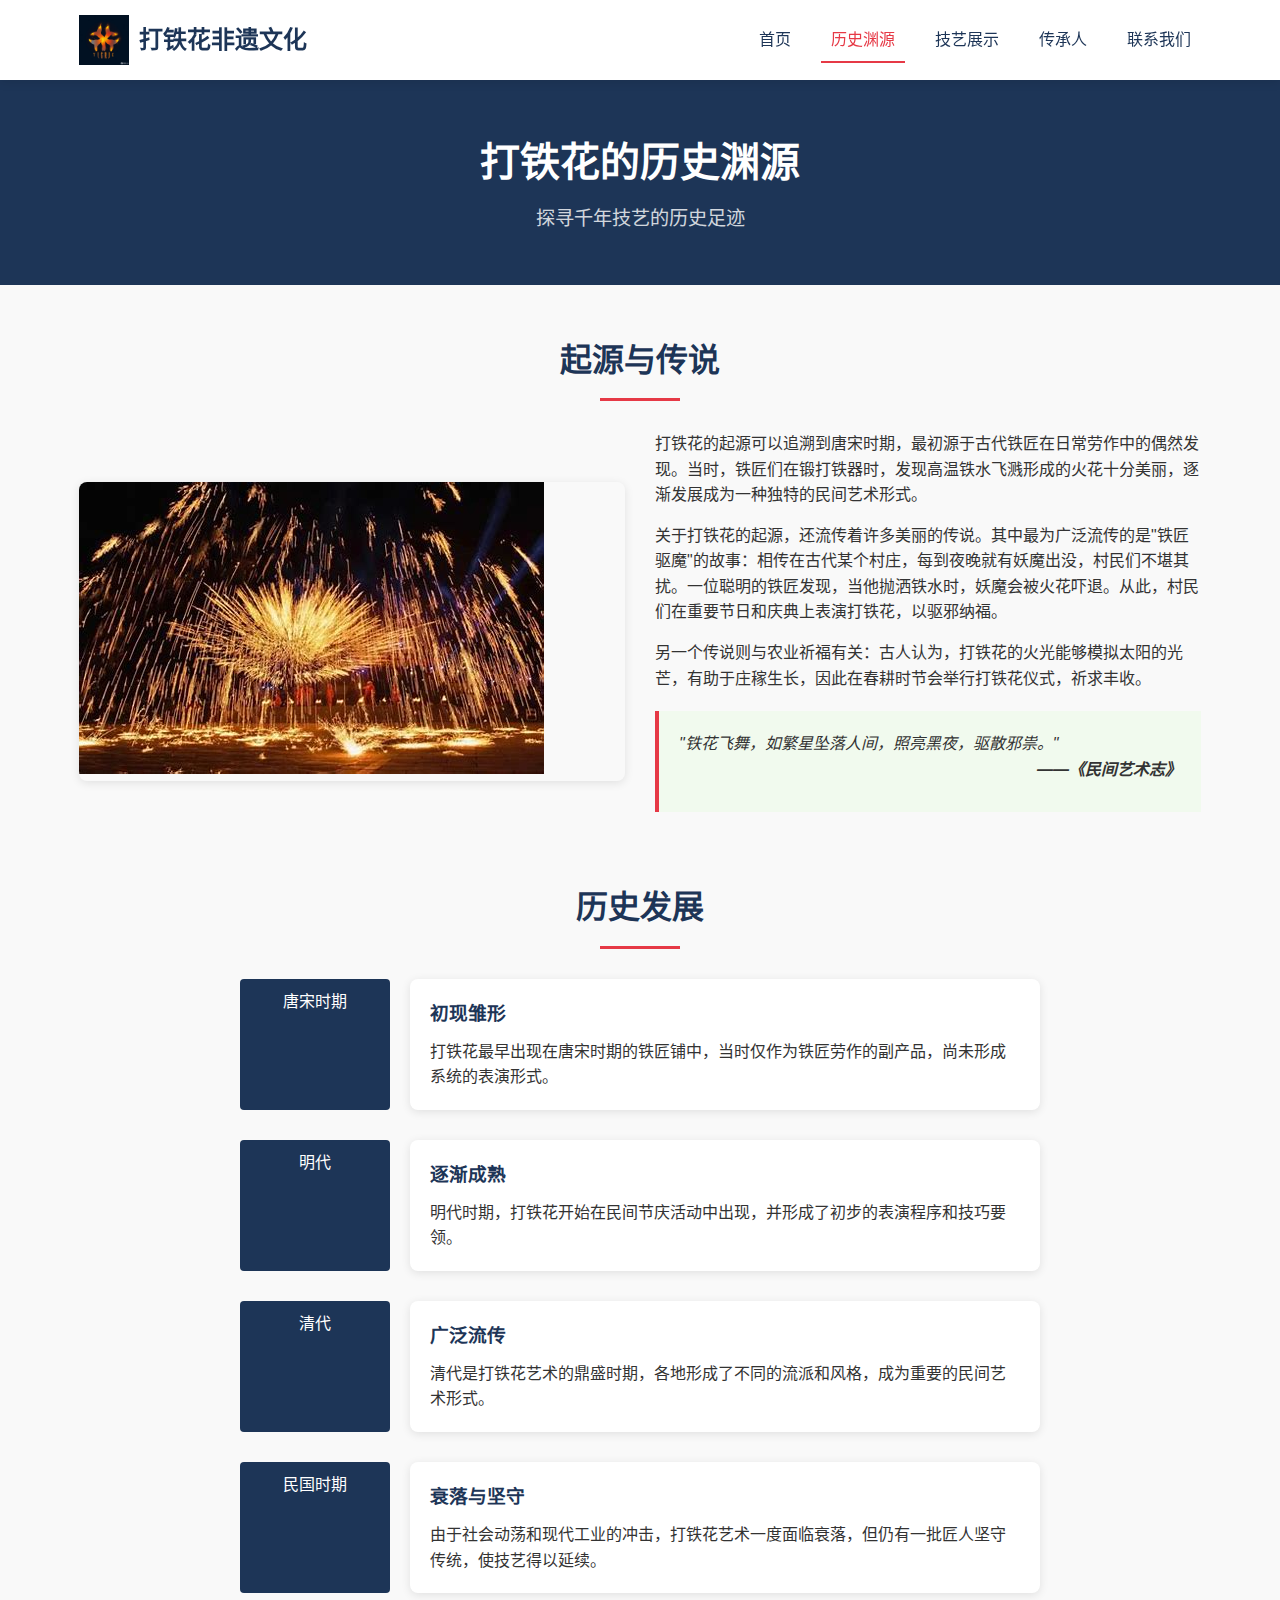
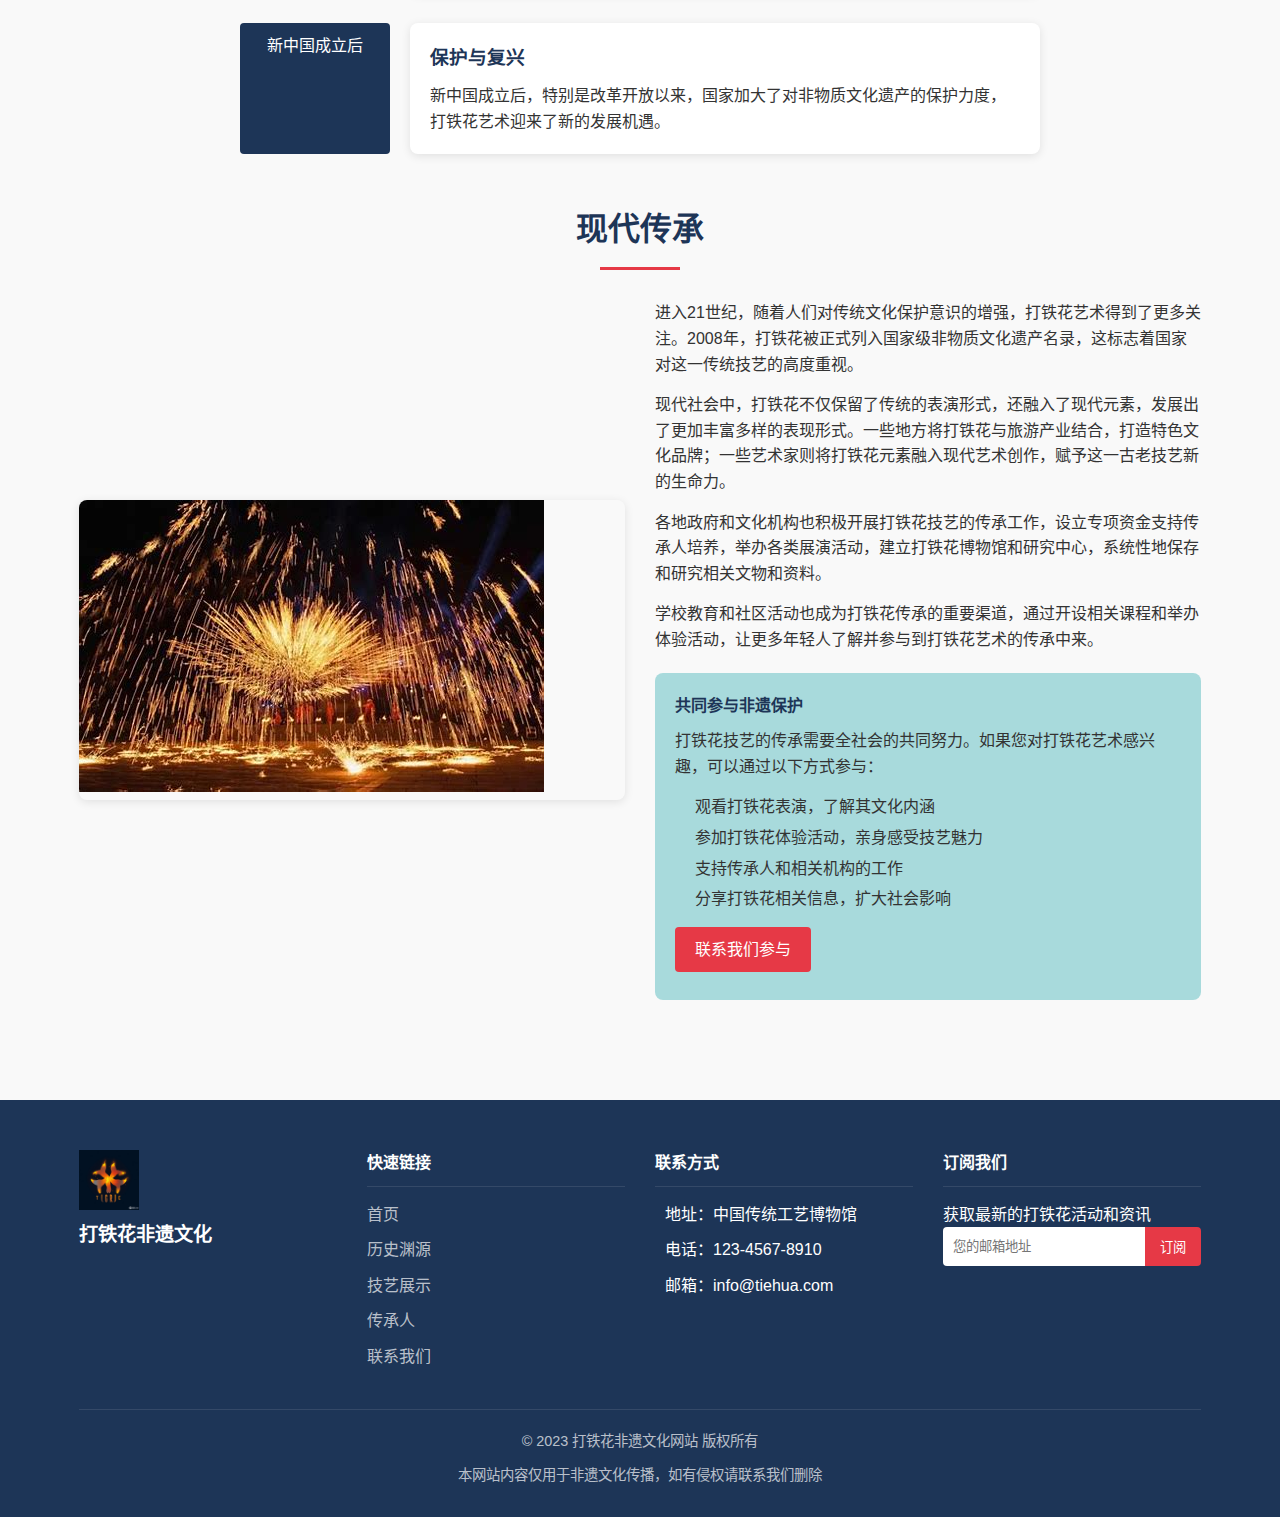
<file: web开发/history.html>
<!DOCTYPE html>
<html lang="zh-CN">
<head>
    <meta charset="UTF-8">
    <meta name="viewport" content="width=device-width, initial-scale=1.0">
    <title>历史渊源 - 打铁花非遗文化</title>
    <link rel="stylesheet" href="css/style.css">
    <link rel="stylesheet" href="css/animation.css">
</head>
<body>
    <!-- 头部区域 -->
    <header>
        <div class="container">
            <div class="logo">
                <img src="img/logo.jpg" alt="打铁花logo">
                <h1>打铁花非遗文化</h1>
            </div>
            <nav>
                <ul class="main-nav">
                    <li><a href="index.html">首页</a></li>
                    <li class="active">
                        <a href="history.html">历史渊源</a>
                        <ul class="sub-nav">
                            <li><a href="#origin">起源</a></li>
                            <li><a href="#development">发展</a></li>
                            <li><a href="#modern">现代传承</a></li>
                        </ul>
                    </li>
                    <li>
                        <a href="techniques.html">技艺展示</a>
                        <ul class="sub-nav">
                            <li><a href="techniques.html#tools">工具介绍</a></li>
                            <li><a href="techniques.html#process">制作工艺</a></li>
                            <li><a href="techniques.html#styles">流派风格</a></li>
                        </ul>
                    </li>
                    <li><a href="masters.html">传承人</a></li>
                    <li><a href="contact.html">联系我们</a></li>
                </ul>
            </nav>
        </div>
    </header>

    <!-- 页面标题 -->
    <div class="page-title">
        <div class="container">
            <h1>打铁花的历史渊源</h1>
            <p>探寻千年技艺的历史足迹</p>
        </div>
    </div>

    <!-- 内容区域 -->
    <main>
        <div class="container">
            <!-- 起源部分 -->
            <section id="origin" class="history-section">
                <h2 class="section-title">起源与传说</h2>
                <div class="history-content">
                    <div class="history-image">
                        <img src="img/铁花1.jpg" alt="打铁花起源">
                    </div>
                    <div class="history-text">
                        <p>打铁花的起源可以追溯到唐宋时期，最初源于古代铁匠在日常劳作中的偶然发现。当时，铁匠们在锻打铁器时，发现高温铁水飞溅形成的火花十分美丽，逐渐发展成为一种独特的民间艺术形式。</p>
                        <p>关于打铁花的起源，还流传着许多美丽的传说。其中最为广泛流传的是"铁匠驱魔"的故事：相传在古代某个村庄，每到夜晚就有妖魔出没，村民们不堪其扰。一位聪明的铁匠发现，当他抛洒铁水时，妖魔会被火花吓退。从此，村民们在重要节日和庆典上表演打铁花，以驱邪纳福。</p>
                        <p>另一个传说则与农业祈福有关：古人认为，打铁花的火光能够模拟太阳的光芒，有助于庄稼生长，因此在春耕时节会举行打铁花仪式，祈求丰收。</p>
                        <div class="history-quote">
                            <blockquote>
                                "铁花飞舞，如繁星坠落人间，照亮黑夜，驱散邪祟。"
                                <cite>——《民间艺术志》</cite>
                            </blockquote>
                        </div>
                    </div>
                </div>
            </section>

            <!-- 发展部分 -->
            <section id="development" class="history-section">
                <h2 class="section-title">历史发展</h2>
                <div class="history-timeline">
                    <div class="timeline-item">
                        <div class="timeline-date">唐宋时期</div>
                        <div class="timeline-content">
                            <h3>初现雏形</h3>
                            <p>打铁花最早出现在唐宋时期的铁匠铺中，当时仅作为铁匠劳作的副产品，尚未形成系统的表演形式。</p>
                        </div>
                    </div>
                    <div class="timeline-item">
                        <div class="timeline-date">明代</div>
                        <div class="timeline-content">
                            <h3>逐渐成熟</h3>
                            <p>明代时期，打铁花开始在民间节庆活动中出现，并形成了初步的表演程序和技巧要领。</p>
                        </div>
                    </div>
                    <div class="timeline-item">
                        <div class="timeline-date">清代</div>
                        <div class="timeline-content">
                            <h3>广泛流传</h3>
                            <p>清代是打铁花艺术的鼎盛时期，各地形成了不同的流派和风格，成为重要的民间艺术形式。</p>
                        </div>
                    </div>
                    <div class="timeline-item">
                        <div class="timeline-date">民国时期</div>
                        <div class="timeline-content">
                            <h3>衰落与坚守</h3>
                            <p>由于社会动荡和现代工业的冲击，打铁花艺术一度面临衰落，但仍有一批匠人坚守传统，使技艺得以延续。</p>
                        </div>
                    </div>
                    <div class="timeline-item">
                        <div class="timeline-date">新中国成立后</div>
                        <div class="timeline-content">
                            <h3>保护与复兴</h3>
                            <p>新中国成立后，特别是改革开放以来，国家加大了对非物质文化遗产的保护力度，打铁花艺术迎来了新的发展机遇。</p>
                        </div>
                    </div>
                </div>
            </section>

            <!-- 现代传承部分 -->
            <section id="modern" class="history-section">
                <h2 class="section-title">现代传承</h2>
                <div class="history-content reverse">
                    <div class="history-text">
                        <p>进入21世纪，随着人们对传统文化保护意识的增强，打铁花艺术得到了更多关注。2008年，打铁花被正式列入国家级非物质文化遗产名录，这标志着国家对这一传统技艺的高度重视。</p>
                        <p>现代社会中，打铁花不仅保留了传统的表演形式，还融入了现代元素，发展出了更加丰富多样的表现形式。一些地方将打铁花与旅游产业结合，打造特色文化品牌；一些艺术家则将打铁花元素融入现代艺术创作，赋予这一古老技艺新的生命力。</p>
                        <p>各地政府和文化机构也积极开展打铁花技艺的传承工作，设立专项资金支持传承人培养，举办各类展演活动，建立打铁花博物馆和研究中心，系统性地保存和研究相关文物和资料。</p>
                        <p>学校教育和社区活动也成为打铁花传承的重要渠道，通过开设相关课程和举办体验活动，让更多年轻人了解并参与到打铁花艺术的传承中来。</p>
                        <div class="cta-box">
                            <h4>共同参与非遗保护</h4>
                            <p>打铁花技艺的传承需要全社会的共同努力。如果您对打铁花艺术感兴趣，可以通过以下方式参与：</p>
                            <ul>
                                <li>观看打铁花表演，了解其文化内涵</li>
                                <li>参加打铁花体验活动，亲身感受技艺魅力</li>
                                <li>支持传承人和相关机构的工作</li>
                                <li>分享打铁花相关信息，扩大社会影响</li>
                            </ul>
                            <a href="contact.html" class="btn">联系我们参与</a>
                        </div>
                    </div>
                    <div class="history-image">
                        <img src="img/铁花1.jpg" alt="打铁花现代传承">
                    </div>
                </div>
            </section>
        </div>
    </main>

    <!-- 底部区域 -->
    <footer>
        <div class="container">
            <div class="footer-content">
                <div class="footer-logo">
                    <img src="img/logo.jpg" alt="打铁花logo">
                    <h3>打铁花非遗文化</h3>
                </div>
                <div class="footer-links">
                    <h4>快速链接</h4>
                    <ul>
                        <li><a href="index.html">首页</a></li>
                        <li><a href="history.html">历史渊源</a></li>
                        <li><a href="techniques.html">技艺展示</a></li>
                        <li><a href="masters.html">传承人</a></li>
                        <li><a href="contact.html">联系我们</a></li>
                    </ul>
                </div>
                <div class="footer-contact">
                    <h4>联系方式</h4>
                    <p><i class="icon-location"></i> 地址：中国传统工艺博物馆</p>
                    <p><i class="icon-phone"></i> 电话：123-4567-8910</p>
                    <p><i class="icon-email"></i> 邮箱：info@tiehua.com</p>
                </div>
                <div class="footer-subscribe">
                    <h4>订阅我们</h4>
                    <p>获取最新的打铁花活动和资讯</p>
                    <form class="subscribe-form">
                        <input type="email" placeholder="您的邮箱地址">
                        <button type="submit">订阅</button>
                    </form>
                </div>
            </div>
            <div class="footer-bottom">
                <p>&copy; 2023 打铁花非遗文化网站 版权所有</p>
                <p>本网站内容仅用于非遗文化传播，如有侵权请联系我们删除</p>
            </div>
        </div>
    </footer>

    <script src="js/main.js"></script>
</body>
</html>
</file>
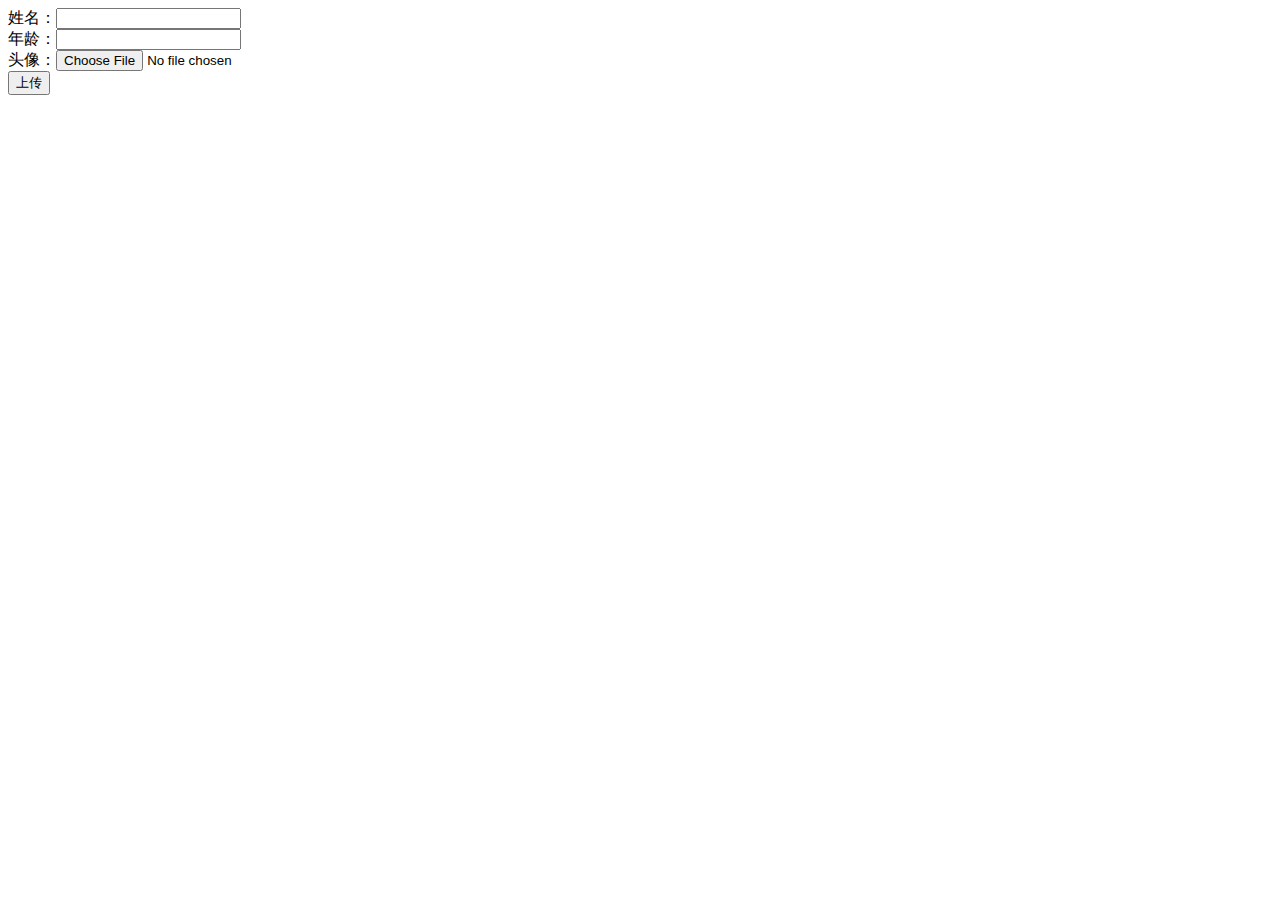
<file: Web-management/target/classes/static/upload.html>
<!DOCTYPE html>
<html lang="en">
<head>
    <meta charset="UTF-8">
    <title>文件上传</title>
</head>
<body>
        <form action="/upload" method="post" enctype="multipart/form-data">
            姓名：<input type="text" name="name"><br>
            年龄：<input type="text" name="age"><br>
            头像：<input type="file" name="file"><br>
            <input type="submit" value="上传">
        </form>

</body>
</html>
</file>
<file: web开发/css/style.css>
/* 全局样式 */
* {
    margin: 0;
    padding: 0;
    box-sizing: border-box;
}

:root {
    --primary-color: #e63946;
    --secondary-color: #f1faee;
    --dark-color: #1d3557;
    --light-color: #a8dadc;
    --accent-color: #457b9d;
    --text-color: #333;
    --light-text: #f1faee;
    --border-color: #ddd;
    --shadow: 0 2px 10px rgba(0, 0, 0, 0.1);
    --transition: all 0.3s ease;
}

body {
    font-family: 'Microsoft YaHei', '微软雅黑', Arial, sans-serif;
    line-height: 1.6;
    color: var(--text-color);
    background-color: #f9f9f9;
}

.container {
    width: 90%;
    max-width: 1200px;
    margin: 0 auto;
    padding: 0 15px;
}

a {
    text-decoration: none;
    color: var(--accent-color);
    transition: var(--transition);
}

a:hover {
    color: var(--primary-color);
}

ul {
    list-style: none;
}

img {
    max-width: 100%;
    height: auto;
}

.btn {
    display: inline-block;
    padding: 10px 20px;
    background-color: var(--primary-color);
    color: #fff;
    border: none;
    border-radius: 4px;
    cursor: pointer;
    transition: var(--transition);
    text-align: center;
}

.btn:hover {
    background-color: #c1121f;
    color: #fff;
}

.section-title {
    font-size: 2rem;
    color: var(--dark-color);
    text-align: center;
    margin-bottom: 30px;
    position: relative;
    padding-bottom: 15px;
}

.section-title::after {
    content: '';
    position: absolute;
    bottom: 0;
    left: 50%;
    transform: translateX(-50%);
    width: 80px;
    height: 3px;
    background-color: var(--primary-color);
}

/* 头部样式 */
header {
    background-color: #fff;
    box-shadow: var(--shadow);
    position: sticky;
    top: 0;
    z-index: 1000;
}

header .container {
    display: flex;
    justify-content: space-between;
    align-items: center;
    padding: 15px;
}

.logo {
    display: flex;
    align-items: center;
}

.logo img {
    width: 50px;
    height: 50px;
    margin-right: 10px;
}

.logo h1 {
    font-size: 1.5rem;
    color: var(--dark-color);
}

.main-nav {
    display: flex;
}

.main-nav li {
    position: relative;
    margin-left: 20px;
}

.main-nav li a {
    color: var(--dark-color);
    font-weight: 500;
    padding: 10px;
    display: block;
}

.main-nav li.active a {
    color: var(--primary-color);
}

.main-nav li:hover > a {
    color: var(--primary-color);
}

.sub-nav {
    position: absolute;
    top: 100%;
    left: 0;
    background-color: #fff;
    box-shadow: var(--shadow);
    width: 200px;
    opacity: 0;
    visibility: hidden;
    transform: translateY(10px);
    transition: var(--transition);
    z-index: 1;
}

.main-nav li:hover .sub-nav {
    opacity: 1;
    visibility: visible;
    transform: translateY(0);
}

.sub-nav li {
    margin: 0;
}

.sub-nav li a {
    padding: 10px 15px;
    border-bottom: 1px solid var(--border-color);
}

.sub-nav li:last-child a {
    border-bottom: none;
}

/* 页面标题样式 */
.page-title {
    background-color: var(--dark-color);
    color: #fff;
    padding: 50px 0;
    text-align: center;
}

.page-title h1 {
    font-size: 2.5rem;
    margin-bottom: 10px;
}

.page-title p {
    font-size: 1.2rem;
    opacity: 0.8;
}

/* 轮播图样式 */
.slider-container {
    position: relative;
    overflow: hidden;
    height: 500px;
}

.slider {
    position: relative;
    height: 100%;
}

.slide {
    position: absolute;
    top: 0;
    left: 0;
    width: 100%;
    height: 100%;
    opacity: 0;
    transition: opacity 1s ease;
}

.slide.active {
    opacity: 1;
}

.slide img {
    width: 100%;
    height: 100%;
    object-fit: cover;
}

.slide-content {
    position: absolute;
    bottom: 50px;
    left: 50px;
    background-color: rgba(0, 0, 0, 0.7);
    color: #fff;
    padding: 20px;
    max-width: 500px;
    border-radius: 4px;
}

.slide-content h2 {
    font-size: 2rem;
    margin-bottom: 10px;
}

.slider-controls {
    position: absolute;
    bottom: 20px;
    left: 0;
    width: 100%;
    display: flex;
    justify-content: center;
    align-items: center;
}

.prev, .next {
    background-color: rgba(0, 0, 0, 0.5);
    color: #fff;
    width: 40px;
    height: 40px;
    display: flex;
    justify-content: center;
    align-items: center;
    border-radius: 50%;
    cursor: pointer;
    margin: 0 10px;
    transition: var(--transition);
}

.prev:hover, .next:hover {
    background-color: rgba(0, 0, 0, 0.8);
}

.dots {
    display: flex;
    justify-content: center;
    align-items: center;
}

.dot {
    width: 12px;
    height: 12px;
    background-color: rgba(255, 255, 255, 0.5);
    border-radius: 50%;
    margin: 0 5px;
    cursor: pointer;
    transition: var(--transition);
}

.dot.active {
    background-color: #fff;
}

/* 首页内容区样式 */
main {
    padding: 50px 0;
}

/* 简介部分 */
.intro-section {
    margin-bottom: 50px;
}

.intro-content {
    display: flex;
    align-items: center;
    gap: 30px;
}

.intro-text {
    flex: 1;
}

.intro-text p {
    margin-bottom: 15px;
}

.intro-image {
    flex: 1;
    border-radius: 8px;
    overflow: hidden;
    box-shadow: var(--shadow);
}

/* 特色部分 */
.features-section {
    background-color: var(--secondary-color);
    padding: 50px 0;
    margin-bottom: 50px;
}

.features-grid {
    display: grid;
    grid-template-columns: repeat(auto-fit, minmax(250px, 1fr));
    gap: 30px;
}

.feature-card {
    background-color: #fff;
    border-radius: 8px;
    padding: 30px;
    text-align: center;
    box-shadow: var(--shadow);
    transition: var(--transition);
}

.feature-card:hover {
    transform: translateY(-10px);
}

.feature-icon {
    width: 80px;
    height: 80px;
    margin: 0 auto 20px;
    display: flex;
    justify-content: center;
    align-items: center;
}

.feature-icon img {
    max-width: 100%;
    max-height: 100%;
}

.feature-card h3 {
    color: var(--dark-color);
    margin-bottom: 15px;
}

/* 流程部分 */
.process-section {
    margin-bottom: 50px;
}

.process-timeline {
    position: relative;
    max-width: 800px;
    margin: 0 auto;
}

.process-timeline::before {
    content: '';
    position: absolute;
    top: 0;
    left: 50%;
    transform: translateX(-50%);
    width: 2px;
    height: 100%;
    background-color: var(--light-color);
}

.process-item {
    display: flex;
    align-items: center;
    margin-bottom: 30px;
    position: relative;
}

.process-number {
    width: 50px;
    height: 50px;
    background-color: var(--primary-color);
    color: #fff;
    border-radius: 50%;
    display: flex;
    justify-content: center;
    align-items: center;
    font-weight: bold;
    z-index: 1;
    position: absolute;
    left: 50%;
    transform: translateX(-50%);
}

.process-content {
    background-color: #fff;
    padding: 20px;
    border-radius: 8px;
    box-shadow: var(--shadow);
    width: calc(50% - 40px);
}

.process-item:nth-child(odd) .process-content {
    margin-right: auto;
}

.process-item:nth-child(even) .process-content {
    margin-left: auto;
}

.process-content h3 {
    color: var(--dark-color);
    margin-bottom: 10px;
}

/* 保护部分 */
.protection-section {
    background-color: var(--secondary-color);
    padding: 50px 0;
}

.protection-content {
    display: flex;
    align-items: center;
    gap: 30px;
}

.protection-image {
    flex: 1;
    border-radius: 8px;
    overflow: hidden;
    box-shadow: var(--shadow);
}

.protection-text {
    flex: 1;
}

.protection-text p {
    margin-bottom: 15px;
}

.protection-text ul {
    margin-bottom: 20px;
    padding-left: 20px;
}

.protection-text ul li {
    margin-bottom: 10px;
    position: relative;
    padding-left: 20px;
}

.protection-text ul li::before {
    content: '•';
    color: var(--primary-color);
    position: absolute;
    left: 0;
    top: 0;
}

/* 历史页面样式 */
.history-section {
    margin-bottom: 50px;
}

.history-content {
    display: flex;
    align-items: center;
    gap: 30px;
}

.history-content.reverse {
    flex-direction: row-reverse;
}

.history-image {
    flex: 1;
    border-radius: 8px;
    overflow: hidden;
    box-shadow: var(--shadow);
}

.history-text {
    flex: 1;
}

.history-text p {
    margin-bottom: 15px;
}

.history-quote {
    background-color: var(--secondary-color);
    padding: 20px;
    border-left: 4px solid var(--primary-color);
    margin: 20px 0;
}

.history-quote blockquote {
    font-style: italic;
    margin-bottom: 10px;
}

.history-quote cite {
    display: block;
    text-align: right;
    font-weight: bold;
}

.history-timeline {
    max-width: 800px;
    margin: 0 auto;
}

.timeline-item {
    display: flex;
    margin-bottom: 30px;
}

.timeline-date {
    width: 150px;
    padding: 10px;
    background-color: var(--dark-color);
    color: #fff;
    text-align: center;
    border-radius: 4px;
    margin-right: 20px;
}

.timeline-content {
    flex: 1;
    background-color: #fff;
    padding: 20px;
    border-radius: 8px;
    box-shadow: var(--shadow);
}

.timeline-content h3 {
    color: var(--dark-color);
    margin-bottom: 10px;
}

.cta-box {
    background-color: var(--light-color);
    padding: 20px;
    border-radius: 8px;
    margin-top: 20px;
}

.cta-box h4 {
    color: var(--dark-color);
    margin-bottom: 10px;
}

.cta-box ul {
    margin-bottom: 15px;
    padding-left: 20px;
}

.cta-box ul li {
    margin-bottom: 5px;
}

/* 技艺展示页面样式 */
.technique-section {
    margin-bottom: 50px;
}

.tools-grid {
    display: grid;
    grid-template-columns: repeat(auto-fit, minmax(250px, 1fr));
    gap: 30px;
    margin-bottom: 30px;
}

.tool-card {
    background-color: #fff;
    border-radius: 8px;
    overflow: hidden;
    box-shadow: var(--shadow);
    transition: var(--transition);
}

.tool-card:hover {
    transform: translateY(-5px);
}

.tool-image {
    height: 200px;
    overflow: hidden;
}

.tool-image img {
    width: 100%;
    height: 100%;
    object-fit: cover;
}

.tool-info {
    padding: 20px;
}

.tool-info h3 {
    color: var(--dark-color);
    margin-bottom: 10px;
}

/* 技艺展示页面样式 - 继续 */
    .tools-note {
        background-color: var(--secondary-color);
        padding: 20px;
        border-radius: 8px;
        margin-top: 20px;
    }

    .tools-note h4 {
        color: var(--dark-color);
        margin-bottom: 10px;
    }

    .process-showcase {
        display: flex;
        gap: 30px;
        margin-bottom: 30px;
    }

    .process-video {
        flex: 1;
        position: relative;
        border-radius: 8px;
        overflow: hidden;
        box-shadow: var(--shadow);
    }

    .video-placeholder {
        width: 100%;
        height: 400px;
        object-fit: cover;
    }

    .play-button {
        position: absolute;
        top: 50%;
        left: 50%;
        transform: translate(-50%, -50%);
        width: 80px;
        height: 80px;
        background-color: rgba(230, 57, 70, 0.8);
        color: #fff;
        border-radius: 50%;
        display: flex;
        justify-content: center;
        align-items: center;
        font-size: 2rem;
        cursor: pointer;
        transition: var(--transition);
    }

    .play-button:hover {
        background-color: var(--primary-color);
    }

    .process-steps {
        flex: 1;
    }

    .step {
        display: flex;
        margin-bottom: 20px;
    }

    .step-number {
        width: 40px;
        height: 40px;
        background-color: var(--primary-color);
        color: #fff;
        border-radius: 50%;
        display: flex;
        justify-content: center;
        align-items: center;
        font-weight: bold;
        margin-right: 15px;
        flex-shrink: 0;
    }

    .step-content {
        flex: 1;
    }

    .step-content h3 {
        color: var(--dark-color);
        margin-bottom: 5px;
    }

    .technique-tips {
        background-color: var(--light-color);
        padding: 20px;
        border-radius: 8px;
    }

    .technique-tips h4 {
        color: var(--dark-color);
        margin-bottom: 10px;
    }

    .technique-tips ul {
        padding-left: 20px;
    }

    .technique-tips li {
        margin-bottom: 10px;
    }

    .styles-intro {
        text-align: center;
        max-width: 800px;
        margin: 0 auto 30px;
    }

    .styles-showcase {
        margin-bottom: 30px;
    }

    .style-item {
        display: flex;
        align-items: center;
        gap: 30px;
        margin-bottom: 30px;
        background-color: #fff;
        border-radius: 8px;
        overflow: hidden;
        box-shadow: var(--shadow);
    }

    .style-item.reverse {
        flex-direction: row-reverse;
    }

    .style-image {
        flex: 1;
        height: 300px;
    }

    .style-image img {
        width: 100%;
        height: 100%;
        object-fit: cover;
    }

    .style-info {
        flex: 1;
        padding: 30px;
    }

    .style-info h3 {
        color: var(--dark-color);
        margin-bottom: 15px;
    }

    .style-info p {
        margin-bottom: 10px;
    }

    .styles-comparison {
        background-color: var(--secondary-color);
        padding: 20px;
        border-radius: 8px;
    }

    .styles-comparison h4 {
        color: var(--dark-color);
        margin-bottom: 15px;
        text-align: center;
    }

    .comparison-table {
        overflow-x: auto;
    }

    .comparison-table table {
        width: 100%;
        border-collapse: collapse;
    }

    .comparison-table th, .comparison-table td {
        padding: 12px 15px;
        text-align: left;
        border-bottom: 1px solid var(--border-color);
    }

    .comparison-table th {
        background-color: var(--dark-color);
        color: #fff;
    }

    .comparison-table tr:nth-child(even) {
        background-color: rgba(255, 255, 255, 0.7);
    }

    .comparison-table tr:hover {
        background-color: rgba(255, 255, 255, 0.9);
    }

    /* 传承人页面样式 */
    .masters-intro {
        margin-bottom: 50px;
    }

    .intro-text {
        max-width: 800px;
        margin: 0 auto;
        text-align: center;
    }

    .masters-grid {
        display: grid;
        grid-template-columns: repeat(auto-fit, minmax(300px, 1fr));
        gap: 30px;
        margin-bottom: 50px;
    }

    .master-card {
        background-color: #fff;
        border-radius: 8px;
        overflow: hidden;
        box-shadow: var(--shadow);
    }

    .master-image {
        height: 300px;
    }

    .master-image img {
        width: 100%;
        height: 100%;
        object-fit: cover;
    }

    .master-info {
        padding: 20px;
    }

    .master-info h3 {
        color: var(--dark-color);
        margin-bottom: 5px;
    }

    .master-title {
        color: var(--primary-color);
        font-weight: bold;
        margin-bottom: 15px;
    }

    .master-desc {
        margin-bottom: 15px;
    }

    .master-achievements h4 {
        color: var(--dark-color);
        margin-bottom: 10px;
        border-bottom: 1px solid var(--border-color);
        padding-bottom: 5px;
    }

    .master-achievements ul {
        padding-left: 20px;
    }

    .master-achievements li {
        margin-bottom: 5px;
    }

    .masters-list {
        display: grid;
        grid-template-columns: repeat(auto-fit, minmax(250px, 1fr));
        gap: 20px;
        margin-bottom: 50px;
    }

    .master-item {
        background-color: #fff;
        border-radius: 8px;
        overflow: hidden;
        box-shadow: var(--shadow);
        transition: var(--transition);
    }

    .master-item:hover {
        transform: translateY(-5px);
    }

    .young-masters-content {
        display: flex;
        align-items: center;
        gap: 30px;
        margin-bottom: 50px;
    }

    .young-masters-image {
        flex: 1;
        border-radius: 8px;
        overflow: hidden;
        box-shadow: var(--shadow);
    }

    .young-masters-text {
        flex: 1;
    }

    .young-masters-text p {
        margin-bottom: 15px;
    }

    .young-masters-quote {
        background-color: var(--secondary-color);
        padding: 20px;
        border-left: 4px solid var(--primary-color);
        margin: 20px 0;
    }

    .young-masters-quote blockquote {
        font-style: italic;
        margin-bottom: 10px;
    }

    .young-masters-quote cite {
        display: block;
        text-align: right;
        font-weight: bold;
    }

    .training-content {
        max-width: 800px;
        margin: 0 auto;
    }

    .training-methods {
        display: grid;
        grid-template-columns: repeat(auto-fit, minmax(200px, 1fr));
        gap: 20px;
        margin: 30px 0;
    }

    .method-item {
        background-color: #fff;
        border-radius: 8px;
        padding: 20px;
        text-align: center;
        box-shadow: var(--shadow);
        transition: var(--transition);
    }

    .method-item:hover {
        transform: translateY(-5px);
    }

    .method-icon {
        width: 60px;
        height: 60px;
        margin: 0 auto 15px;
    }

    .method-icon img {
        max-width: 100%;
        max-height: 100%;
    }

    .method-info h3 {
        color: var(--dark-color);
        margin-bottom: 10px;
    }

    .training-cta {
        background-color: var(--light-color);
        padding: 20px;
        border-radius: 8px;
        text-align: center;
        margin-top: 30px;
    }

    .training-cta h4 {
        color: var(--dark-color);
        margin-bottom: 10px;
    }

    .training-cta p {
        margin-bottom: 15px;
    }

    /* 联系页面样式 */
    .contact-section {
        display: flex;
        gap: 30px;
        margin-bottom: 50px;
    }

    .contact-info {
        flex: 1;
        background-color: #fff;
        border-radius: 8px;
        padding: 30px;
        box-shadow: var(--shadow);
    }

    .info-item {
        display: flex;
        margin-bottom: 20px;
    }

    .info-icon {
        width: 50px;
        height: 50px;
        margin-right: 15px;
        flex-shrink: 0;
    }

    .info-icon img {
        max-width: 100%;
        max-height: 100%;
    }

    .info-content h3 {
        color: var(--dark-color);
        margin-bottom: 5px;
    }

    .social-media {
        margin-top: 30px;
    }

    .social-media h3 {
        color: var(--dark-color);
        margin-bottom: 15px;
    }

    .social-icons {
        display: flex;
        gap: 15px;
    }

    .social-icon {
        width: 40px;
        height: 40px;
        background-color: var(--light-color);
        border-radius: 50%;
        display: flex;
        justify-content: center;
        align-items: center;
        transition: var(--transition);
    }

    .social-icon:hover {
        background-color: var(--primary-color);
    }

    .social-icon img {
        width: 20px;
        height: 20px;
    }

    .contact-form-container {
        flex: 2;
        background-color: #fff;
        border-radius: 8px;
        padding: 30px;
        box-shadow: var(--shadow);
    }

    .form-intro {
        margin-bottom: 20px;
    }

    .contact-form {
        display: grid;
        grid-template-columns: repeat(2, 1fr);
        gap: 20px;
    }

    .form-group {
        margin-bottom: 15px;
    }

    .form-group.checkbox-group,
    .form-group.radio-group,
    .form-group:last-child {
        grid-column: span 2;
    }

    .form-group label {
        display: block;
        margin-bottom: 5px;
        font-weight: 500;
    }

    .required {
        color: var(--primary-color);
    }

    .form-group input[type="text"],
    .form-group input[type="email"],
    .form-group input[type="tel"],
    .form-group select,
    .form-group textarea {
        width: 100%;
        padding: 10px;
        border: 1px solid var(--border-color);
        border-radius: 4px;
        font-family: inherit;
        font-size: 1rem;
    }

    .form-group textarea {
        resize: vertical;
    }

    .checkbox-group,
    .radio-group {
        display: flex;
        align-items: center;
    }

    .checkbox-group input,
    .radio-option input {
        margin-right: 10px;
    }

    .radio-title {
        margin-bottom: 10px;
        font-weight: 500;
    }

    .radio-options {
        display: grid;
        grid-template-columns: repeat(2, 1fr);
        gap: 10px;
    }

    .radio-option {
        display: flex;
        align-items: center;
    }

    .file-note {
        font-size: 0.9rem;
        color: #666;
        margin-top: 5px;
    }

    .submit-btn,
    .reset-btn {
        padding: 10px 20px;
        border: none;
        border-radius: 4px;
        cursor: pointer;
        font-family: inherit;
        font-size: 1rem;
        transition: var(--transition);
    }

    .submit-btn {
        background-color: var(--primary-color);
        color: #fff;
        margin-right: 10px;
    }

    .submit-btn:hover {
        background-color: #c1121f;
    }

    .reset-btn {
        background-color: #ccc;
        color: #333;
    }

    .reset-btn:hover {
        background-color: #999;
    }

    .map-section {
        margin-bottom: 50px;
    }

    .map-container {
        height: 400px;
        border-radius: 8px;
        overflow: hidden;
        box-shadow: var(--shadow);
        margin-bottom: 20px;
    }

    .map-image {
        width: 100%;
        height: 100%;
        object-fit: cover;
    }

    .map-info {
        background-color: #fff;
        border-radius: 8px;
        padding: 20px;
        box-shadow: var(--shadow);
    }

    .map-info h3 {
        color: var(--dark-color);
        margin-bottom: 15px;
        text-align: center;
    }

    .transport-options {
        display: grid;
        grid-template-columns: repeat(auto-fit, minmax(250px, 1fr));
        gap: 20px;
    }

    .transport-option h4 {
        display: flex;
        align-items: center;
        color: var(--dark-color);
        margin-bottom: 10px;
    }

    .transport-option h4 img {
        width: 24px;
        height: 24px;
        margin-right: 10px;
    }

    .faq-section {
        margin-bottom: 50px;
    }

    .faq-item {
        background-color: #fff;
        border-radius: 8px;
        margin-bottom: 15px;
        box-shadow: var(--shadow);
        overflow: hidden;
    }

    .faq-question {
        padding: 15px 20px;
        display: flex;
        justify-content: space-between;
        align-items: center;
        cursor: pointer;
        background-color: var(--secondary-color);
    }

    .faq-question h3 {
        color: var(--dark-color);
        font-size: 1.1rem;
    }

    .toggle-icon {
        font-size: 1.5rem;
        color: var(--dark-color);
    }

    .faq-answer {
        padding: 0 20px;
        max-height: 0;
        overflow: hidden;
        transition: max-height 0.3s ease;
    }

    .faq-item.active .faq-answer {
        padding: 15px 20px;
        max-height: 200px;
    }

    .faq-item.active .toggle-icon {
        transform: rotate(45deg);
    }

    /* 底部样式 */
    footer {
        background-color: var(--dark-color);
        color: #fff;
        padding: 50px 0 20px;
    }

    .footer-content {
        display: grid;
        grid-template-columns: repeat(auto-fit, minmax(200px, 1fr));
        gap: 30px;
        margin-bottom: 30px;
    }

    .footer-logo {
        display: flex;
        flex-direction: column;
        align-items: flex-start;
    }

    .footer-logo img {
        width: 60px;
        height: 60px;
        margin-bottom: 10px;
    }

    .footer-logo h3 {
        font-size: 1.2rem;
        margin-bottom: 10px;
    }

    .footer-links h4,
    .footer-contact h4,
    .footer-subscribe h4 {
        color: #fff;
        margin-bottom: 15px;
        padding-bottom: 10px;
        border-bottom: 1px solid rgba(255, 255, 255, 0.1);
    }

    .footer-links ul li {
        margin-bottom: 10px;
    }

    .footer-links ul li a {
        color: rgba(255, 255, 255, 0.7);
    }

    .footer-links ul li a:hover {
        color: #fff;
    }

    .footer-contact p {
        margin-bottom: 10px;
        display: flex;
        align-items: center;
    }

    .footer-contact p i {
        margin-right: 10px;
        color: var(--primary-color);
    }

    .subscribe-form {
        display: flex;
    }

    .subscribe-form input {
        flex: 1;
        padding: 10px;
        border: none;
        border-radius: 4px 0 0 4px;
    }

    .subscribe-form button {
        padding: 10px 15px;
        background-color: var(--primary-color);
        color: #fff;
        border: none;
        border-radius: 0 4px 4px 0;
        cursor: pointer;
        transition: var(--transition);
    }

    .subscribe-form button:hover {
        background-color: #c1121f;
    }

    .footer-bottom {
        text-align: center;
        padding-top: 20px;
        border-top: 1px solid rgba(255, 255, 255, 0.1);
    }

    .footer-bottom p {
        margin-bottom: 10px;
        font-size: 0.9rem;
        color: rgba(255, 255, 255, 0.7);
    }

    /* 响应式设计 */
    @media (max-width: 992px) {
        .intro-content,
        .protection-content,
        .history-content,
        .process-showcase,
        .young-masters-content,
        .contact-section {
            flex-direction: column;
        }

        .slider-container {
            height: 400px;
        }

        .slide-content {
            left: 30px;
            bottom: 30px;
            max-width: 80%;
        }

        .process-timeline::before {
            left: 20px;
        }

        .process-number {
            left: 20px;
        }

        .process-content {
            width: calc(100% - 60px);
            margin-left: 40px !important;
        }

        .contact-form {
            grid-template-columns: 1fr;
        }

        .form-group.checkbox-group,
        .form-group.radio-group,
        .form-group:last-child {
            grid-column: span 1;
        }
    }

    @media (max-width: 768px) {
        header .container {
            flex-direction: column;
        }

        .logo {
            margin-bottom: 15px;
        }

        .main-nav {
            flex-wrap: wrap;
            justify-content: center;
        }

        .main-nav li {
            margin: 5px 10px;
        }

        .sub-nav {
            position: static;
            opacity: 1;
            visibility: visible;
            transform: none;
            width: 100%;
            box-shadow: none;
            display: none;
        }

        .main-nav li:hover .sub-nav {
            display: block;
        }

        .slider-container {
            height: 300px;
        }

        .slide-content {
            left: 20px;
            bottom: 20px;
            padding: 15px;
        }

        .slide-content h2 {
            font-size: 1.5rem;
        }

        .features-grid,
        .tools-grid,
        .masters-grid,
        .masters-list {
            grid-template-columns: 1fr;
        }

        .style-item,
        .style-item.reverse {
            flex-direction: column;
        }

        .style-image {
            height: 200px;
        }

        .radio-options {
            grid-template-columns: 1fr;
        }
    }
</file>
<file: web开发/css/animation.css>
/* 动画效果样式 */

/* 淡入效果 */
@keyframes fadeIn {
    from {
        opacity: 0;
    }
    to {
        opacity: 1;
    }
}

.fade-in {
    animation: fadeIn 1s ease forwards;
}

/* 从下方滑入 */
@keyframes slideUp {
    from {
        transform: translateY(50px);
        opacity: 0;
    }
    to {
        transform: translateY(0);
        opacity: 1;
    }
}

.slide-up {
    animation: slideUp 0.8s ease forwards;
}

/* 从左侧滑入 */
@keyframes slideRight {
    from {
        transform: translateX(-50px);
        opacity: 0;
    }
    to {
        transform: translateX(0);
        opacity: 1;
    }
}

.slide-right {
    animation: slideRight 0.8s ease forwards;
}

/* 从右侧滑入 */
@keyframes slideLeft {
    from {
        transform: translateX(50px);
        opacity: 0;
    }
    to {
        transform: translateX(0);
        opacity: 1;
    }
}

.slide-left {
    animation: slideLeft 0.8s ease forwards;
}

/* 放大效果 */
@keyframes zoomIn {
    from {
        transform: scale(0.8);
        opacity: 0;
    }
    to {
        transform: scale(1);
        opacity: 1;
    }
}

.zoom-in {
    animation: zoomIn 0.8s ease forwards;
}

/* 旋转效果 */
@keyframes rotate {
    from {
        transform: rotate(0deg);
    }
    to {
        transform: rotate(360deg);
    }
}

.rotate {
    animation: rotate 2s linear infinite;
}

/* 闪烁效果 */
@keyframes blink {
    0%, 100% {
        opacity: 1;
    }
    50% {
        opacity: 0.5;
    }
}

.blink {
    animation: blink 2s ease infinite;
}

/* 抖动效果 */
@keyframes shake {
    0%, 100% {
        transform: translateX(0);
    }
    10%, 30%, 50%, 70%, 90% {
        transform: translateX(-5px);
    }
    20%, 40%, 60%, 80% {
        transform: translateX(5px);
    }
}

.shake {
    animation: shake 0.8s ease;
}

/* 脉冲效果 */
@keyframes pulse {
    0% {
        transform: scale(1);
    }
    50% {
        transform: scale(1.05);
    }
    100% {
        transform: scale(1);
    }
}

.pulse {
    animation: pulse 2s ease infinite;
}

/* 波浪效果 */
@keyframes wave {
    0%, 100% {
        transform: translateY(0);
    }
    25% {
        transform: translateY(-5px);
    }
    50% {
        transform: translateY(0);
    }
    75% {
        transform: translateY(5px);
    }
}

.wave {
    animation: wave 2s ease infinite;
}

/* 悬浮效果 */
.hover-float {
    transition: transform 0.3s ease;
}

.hover-float:hover {
    transform: translateY(-5px);
}

/* 阴影增强效果 */
.hover-shadow {
    transition: box-shadow 0.3s ease;
}

.hover-shadow:hover {
    box-shadow: 0 5px 15px rgba(0, 0, 0, 0.2);
}

/* 颜色变化效果 */
.hover-color {
    transition: color 0.3s ease, background-color 0.3s ease;
}

.hover-color:hover {
    color: #fff;
    background-color: var(--primary-color);
}

/* 边框效果 */
.hover-border {
    position: relative;
    overflow: hidden;
}

.hover-border::after {
    content: '';
    position: absolute;
    bottom: 0;
    left: 0;
    width: 0;
    height: 2px;
    background-color: var(--primary-color);
    transition: width 0.3s ease;
}

.hover-border:hover::after {
    width: 100%;
}

/* 铁花飞溅效果 - 用于特殊元素 */
@keyframes sparkle {
    0% {
        background-position: 0% 0%;
    }
    100% {
        background-position: 100% 100%;
    }
}

.sparkle-bg {
    background-image: radial-gradient(circle, rgba(230, 57, 70, 0.2) 1px, transparent 1px);
    background-size: 20px 20px;
    animation: sparkle 10s linear infinite;
}

/* 页面加载动画 */
.page-transition {
    opacity: 0;
    transform: translateY(20px);
    transition: opacity 0.5s ease, transform 0.5s ease;
}

.page-loaded .page-transition {
    opacity: 1;
    transform: translateY(0);
}

/* 延迟加载动画 */
.delay-100 {
    animation-delay: 0.1s;
}

.delay-200 {
    animation-delay: 0.2s;
}

.delay-300 {
    animation-delay: 0.3s;
}

.delay-400 {
    animation-delay: 0.4s;
}

.delay-500 {
    animation-delay: 0.5s;
}

/* 打铁花特效 - 用于首页特殊元素 */
.iron-flower {
    position: relative;
    overflow: hidden;
}

.iron-flower::before {
    content: '';
    position: absolute;
    top: -50%;
    left: -50%;
    width: 200%;
    height: 200%;
    background-image: radial-gradient(circle, var(--primary-color) 1px, transparent 1px),
                      radial-gradient(circle, var(--accent-color) 1px, transparent 1px);
    background-size: 20px 20px, 15px 15px;
    background-position: 0 0, 10px 10px;
    animation: sparkle 20s linear infinite;
    opacity: 0;
    transition: opacity 0.5s ease;
    pointer-events: none;
}

.iron-flower:hover::before {
    opacity: 0.3;
}

/* 按钮点击效果 */
.btn {
    position: relative;
    overflow: hidden;
}

.btn::after {
    content: '';
    position: absolute;
    top: 50%;
    left: 50%;
    width: 0;
    height: 0;
    background-color: rgba(255, 255, 255, 0.3);
    border-radius: 50%;
    transform: translate(-50%, -50%);
    transition: width 0.6s ease, height 0.6s ease;
}

.btn:active::after {
    width: 300px;
    height: 300px;
}

/* 导航栏动画 */
.main-nav li a {
    position: relative;
}

.main-nav li a::after {
    content: '';
    position: absolute;
    bottom: 0;
    left: 50%;
    width: 0;
    height: 2px;
    background-color: var(--primary-color);
    transition: width 0.3s ease, left 0.3s ease;
}

.main-nav li:hover a::after,
.main-nav li.active a::after {
    width: 100%;
    left: 0;
}

/* 图片悬停效果 */
.hover-zoom {
    overflow: hidden;
}

.hover-zoom img {
    transition: transform 0.5s ease;
}

.hover-zoom:hover img {
    transform: scale(1.1);
}

/* 卡片翻转效果 */
.flip-card {
    perspective: 1000px;
}

.flip-card-inner {
    position: relative;
    width: 100%;
    height: 100%;
    transition: transform 0.6s;
    transform-style: preserve-3d;
}

.flip-card:hover .flip-card-inner {
    transform: rotateY(180deg);
}

.flip-card-front, .flip-card-back {
    position: absolute;
    width: 100%;
    height: 100%;
    backface-visibility: hidden;
}

.flip-card-back {
    transform: rotateY(180deg);
}
</file>
